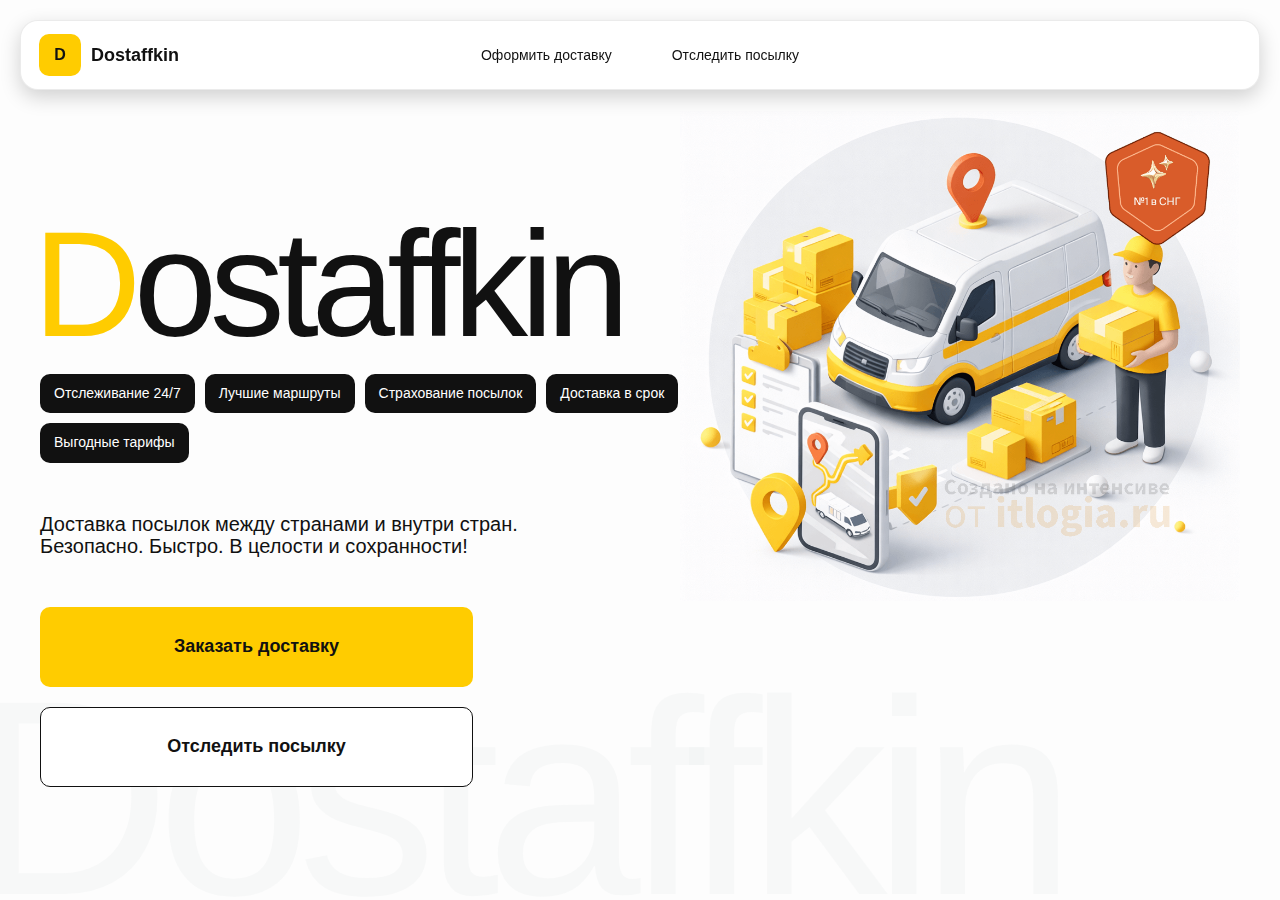
<file: index.html>
<!doctype html>
<html lang="en">
  <head>
    <meta charset="UTF-8" />
    <meta
      name="viewport"
      content="width=device-width, initial-scale=1.0 max-scale=1.0"
      user-scalable="no"
    />
    <title>
      Dostaffkin — Доставка посылок между странами и внутри стран. Безопасно.
      Быстро. В целости и сохранности!
    </title>
    <link rel="stylesheet" href="css/base.css" />
    <link rel="stylesheet" href="css/base_adaptive.css" />
    <link rel="stylesheet" href="css/index.css" />
    <link rel="stylesheet" href="css/index_adaptive.css" />
  </head>
  <body>
    <div class="container">
      <header class="header">
        <a class="header-brand" href="#">
          <div class="header-logo">D</div>
          <div class="header-title">Dostaffkin</div>
        </a>
        <nav class="header-menu">
          <a class="header-link" href="order.html">Оформить <span>доставку</span></a>
          <a class="header-link" href="track.html">Отследить <span>посылку</span></a>
        </nav>
      </header>
      <main class="main">
        <section class="main-info">
          <div class="main-title"><span>D</span>ostaffkin</div>
          <div class="main-features">
            <div class="main-feature">Отслеживание 24/7</div>
            <div class="main-feature">Лучшие маршруты</div>
            <div class="main-feature">Страхование посылок</div>
            <div class="main-feature">Доставка в срок</div>
            <div class="main-feature">Выгодные тарифы</div>
          </div>
          <div class="main-description">
            Доставка посылок между странами и внутри стран. Безопасно. Быстро. В
            целости и сохранности!
          </div>
          <div class="main-actions">
            <a class="button" type="button" href="./order.html"
              >Заказать доставку</a
            >
            <a class="button button-white" type="button" href="./track.html"
              >Отследить посылку</a
            >
          </div>
          <div class="main-title-ghost">Dostaffkin</div>
        </section>
        <section class="main-image">
          <img src="img/main-image.png" alt="Main image" />
        </section>
      </main>
    </div>
  </body>
</html>
</file>
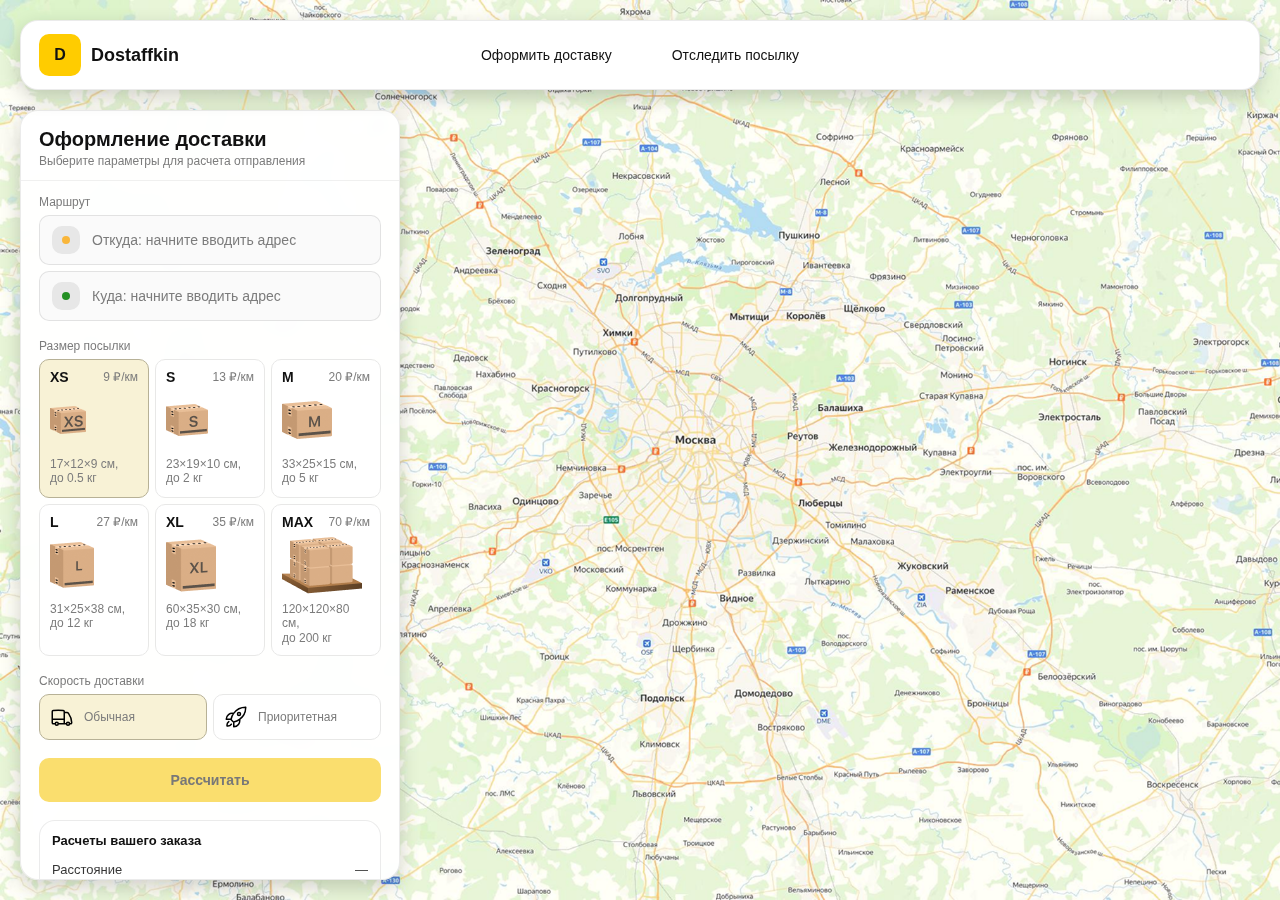
<file: order.html>
<!doctype html>
<html lang="ru">
  <head>
    <meta charset="utf-8" />
    <meta
      name="viewport"
      content="width=device-width,initial-scale=1,maximum-scale=1,user-scalable=0"
    />
    <title>Оформление доставки</title>

    <link rel="stylesheet" href="css/base.css" />
    <link rel="stylesheet" href="css/base_adaptive.css" />

    <link rel="stylesheet" href="css/order.css" />
    <link rel="stylesheet" href="css/order_adaptive.css" />
  </head>
  <body>
    <div id="map"></div>
    <header class="header">
      <a class="header-brand" href="index.html">
        <div class="header-logo">D</div>
        <div class="header-title">Dostaffkin</div>
      </a>
      <nav class="header-menu">
        <a class="header-link" href="#">Оформить <span>доставку</span></a>
        <a class="header-link" href="track.html"
          >Отследить <span>посылку</span></a
        >
      </nav>
    </header>

    <aside class="main" id="sidebar">
      <div class="main-header">
        <div class="main-title">Оформление доставки</div>
        <div class="main-text">Выберите параметры для расчета отправления</div>
      </div>

      <!-- Блок данных маршрута -->
      <div class="main-content">
        <div class="main-route">
          <div class="main-block-title">Маршрут</div>
          <div class="main-fields">
            <div class="main-field" id="fromField">
              <div class="main-pin"></div>
              <input
                id="from"
                placeholder="Откуда: начните вводить адрес"
                autocomplete="off"
              />
              <div
                class="main-ac"
                id="fromAc"
                role="listbox"
                aria-label="Подсказки адресов"
              ></div>
            </div>

            <div class="main-field" id="toField">
              <div class="main-pin"></div>
              <input
                id="to"
                placeholder="Куда: начните вводить адрес"
                autocomplete="off"
              />
              <div
                class="main-ac"
                id="toAc"
                role="listbox"
                aria-label="Подсказки адресов"
              ></div>
            </div>
          </div>
        </div>

        <!--  Блок с опциями доставки -->
        <div class="main-package">
          <div class="main-block-title">Размер посылки</div>

          <div class="main-sizes">
            <div class="main-size-card is-active" data-value="xs">
              <div class="main-size-top">
                <div class="main-size-label">XS</div>
                <div class="main-size-rate">9 ₽/км</div>
              </div>
              <div class="main-size-media">
                <img src="img/sizes/xs.png" alt="Короб XS" />
              </div>
              <div class="main-size-description">
                17×12×9 см,<br />до 0.5 кг
              </div>
            </div>

            <div class="main-size-card" data-value="s">
              <div class="main-size-top">
                <div class="main-size-label">S</div>
                <div class="main-size-rate">13 ₽/км</div>
              </div>
              <div class="main-size-media">
                <img src="img/sizes/s.png" alt="Короб S" />
              </div>
              <div class="main-size-description">23×19×10 см,<br />до 2 кг</div>
            </div>

            <div class="main-size-card" data-value="m">
              <div class="main-size-top">
                <div class="main-size-label">M</div>
                <div class="main-size-rate">20 ₽/км</div>
              </div>
              <div class="main-size-media">
                <img src="img/sizes/m.png" alt="Короб M" />
              </div>
              <div class="main-size-description">33×25×15 см,<br />до 5 кг</div>
            </div>

            <div class="main-size-card" data-value="l">
              <div class="main-size-top">
                <div class="main-size-label">L</div>
                <div class="main-size-rate">27 ₽/км</div>
              </div>
              <div class="main-size-media">
                <img src="img/sizes/l.png" alt="Короб L" />
              </div>
              <div class="main-size-description">
                31×25×38 см,<br />до 12 кг
              </div>
            </div>

            <div class="main-size-card" data-value="xl">
              <div class="main-size-top">
                <div class="main-size-label">XL</div>
                <div class="main-size-rate">35 ₽/км</div>
              </div>
              <div class="main-size-media">
                <img src="img/sizes/xl.png" alt="Короб XL" />
              </div>
              <div class="main-size-description">
                60×35×30 см,<br />до 18 кг
              </div>
            </div>

            <div class="main-size-card" data-value="max">
              <div class="main-size-top">
                <div class="main-size-label">MAX</div>
                <div class="main-size-rate">70 ₽/км</div>
              </div>
              <div class="main-size-media main-size-media-palleta">
                <img src="img/sizes/max.png" alt="Паллета" />
              </div>
              <div class="main-size-description">
                120×120×80 см,<br />до 200 кг
              </div>
            </div>
          </div>
        </div>
        <!--опция скорости доставки-->
        <div class="main-speed">
          <div class="main-block-title">Скорость доставки</div>

          <div class="main-speeds">
            <div class="main-speed-card is-active" data-value="regular">
              <img
                class="main-speed-media"
                src="img/icons/regular.svg"
                alt="Regular"
              />
              <div class="main-speed-description">Обычная</div>
            </div>
            <div class="main-speed-card" data-value="fast">
              <img
                class="main-speed-media"
                src="img/icons/fast.svg"
                alt="Fast"
              />
              <div class="main-speed-description">Приоритетная</div>
            </div>
          </div>
        </div>
        <!-- Кнопка расчета -->
        <div class="main-calculate-block">
          <button
            id="calc"
            class="button calculate-button"
            type="button"
            disabled
          >
            Рассчитать
          </button>
        </div>
        <!-- Блок вывода расчетов-->
        <div class="main-result" id="result">
          <div class="main-result-title">Расчеты вашего заказа</div>
          <div class="main-result-lines">
            <div class="main-result-line">
              <span>Расстояние</span><span id="distanceValue">—</span>
            </div>
            <div class="main-result-line">
              <span>Доставим через</span><span id="durationValue">—</span>
            </div>
            <div class="main-result-line">
              <span>Тариф</span><span id="rateValue">—</span>
            </div>
          </div>
          <div class="main-price">
            <div class="main-price-label">Итого</div>
            <div class="main-price-value" id="totalValue">—</div>
          </div>
        </div>
        <!--Форма отправки заявки-->
        <div class="main-order-box">
          <div class="main-order-form" id="orderForm">
            <div class="main-order-title">Оформление доставки</div>
            <div class="main-block-info-row">
              <div class="main-block-title">Контакты</div>
              <div class="order-fields">
                <div class="main-field">
                  <input
                    id="customerName"
                    placeholder="Ваше имя"
                    autocomplete="off"
                  />
                </div>
                <div class="main-field">
                  <input
                    id="customerPhone"
                    placeholder="Ваш телефон"
                    autocomplete="off"
                    inputmode="tel"
                  />
                </div>
              </div>
            </div>
            <div class="main-block-info-row extra-info">
              <div class="main-block-title">Дополнительная информация</div>
              <div class="main-field textarea">
                <textarea
                  id="comment"
                  placeholder="Детали доставки и комментарии"
                ></textarea>
              </div>
            </div>
            <button
              id="submit"
              class="button main-submit-request"
              type="button"
              disabled
            >
              Отправить заявку
            </button>
          </div>

          <div class="main-order-success" id="orderSuccess">
            <div class="main-success-icon">✓</div>
            <div class="main-success-title">Заявка отправлена!</div>
            <div class="main-success-title">
              Номер отправления – <span id="orderId"></span>
            </div>
            <div class="main-success-subtitle">Мы скоро свяжемся с вами</div>
          </div>
        </div>
      </div>
    </aside>
  </body>
</html>
</file>
<file: css/base.css>
*, *::after, *::before { 
    box-sizing: border-box;
}
@font-face {
    font-family: 'Roboto-Regular';
    src: url('../fonts/Roboto-Regular.ttf');
    font-weight: normal;
    font-style: normal;
}
@font-face {
    font-family: 'Roboto-Bold';
    src: url('../fonts/Roboto-Bold.ttf');
    font-style: normal;
    font-weight: bold;
}
@font-face {
    font-family: 'Roboto-Medium';
    src: url('../fonts/Roboto-Medium.ttf');
    font-weight: 500;
}
:root  { 
    --primary-color: #00f000;
    --secondary-color: #fffeff;
    --tertiary-color: #000000;
}

html, body {
    margin: 0;
    color: #111111;
    font-family: "Roboto", sans-serif;
}

body {
    background: #FDFDFD;
}
.container { 
    overflow: hidden;
    min-height: 100vh;
}
.header {
    border-radius: 18px;
    box-shadow: 0 7px 20px 0 #0000002E;
    backdrop-filter: blur(10px);
    background: #ffffff;
    left: 20px;
    border: 1px solid rgba(0, 0, 0, 0.08);
    position: fixed;
    right: 20px;
    top: 20px;
    padding: 14px 18px;
    height: 70px;
    display: flex;
    align-items: center;
    z-index: 6;
}
.header-brand {
    display: flex;
    align-items: center;
    text-decoration: none;
    gap: 10px;
}

.header-logo {
    width: 42px;
    height: 42px;
    border-radius: 10px;
    background: #FFCC00;
    display: grid;
    place-items: center;
    font-weight: bold;
    color: #111;
}

.header-title {
    font-size: 18px;
    font-weight: bold;
    color: #111111;
    text-decoration: none;
}
.header-menu {
    display: flex;
    align-items: center;
    gap: 60px;
    margin: 0;
    position: absolute;
    left: 50%;
    transform: translateX(-50%);
}

.header-link {
    font-size: 14px;
    color: #111111;
    text-decoration: none;
}

/*  общие стили для второй страницы приложения*/

.main-field {
    display: flex;
    align-items: center;
    margin-top: 6px;
    gap: 10px;
    border: 1px solid #1111111A;
    background: #FAFAFA;
    border-radius: 10px;
    padding: 10px 12px;
    position: relative;
    box-sizing: border-box;
    height: 50px;
}

.main-field.textarea {
    height: auto;
}

.main-pin {
    width: 28px;
    height: 28px;
    border-radius: 10px;
    background: rgba(17, 17, 17, 0.08);
    display: grid;
    place-items: center;
    flex: 0 0 auto;
    position: relative;
}

.main-pin::before {
    content: "";
    width: 8px;
    height: 8px;
    border-radius: 999px;
    background: orange;
    opacity: .75;
    display: block;
}

.main-field:last-child .main-pin::before {
    background: green;
    opacity: .85;
}

input, textarea {
    width: 100%;
    border: 0;
    outline: none;
    background: transparent;
    font-size: 14px;
    color: #111111;
    font-family: inherit;
}

textarea {
    resize: vertical;
    min-height: 72px;
    padding: 2px 0;
}

input::placeholder, textarea::placeholder {
    color: #7C7C7C;
}

.main-field:focus-within {
    border-color: rgba(0, 0, 0, 0.20);
    box-shadow: 0 0 0 4px rgba(255, 204, 0, 0.35);
    background: rgba(255, 255, 255, 0.75);
}

.button {
    border: 0;
    outline: none;
    height: 44px;
    border-radius: 10px;
    font-size: 14px;
    font-weight: bold;
    cursor: pointer;
    font-family: inherit;
    transition: transform .08s ease, opacity .12s ease;
    background: #ffcc00;
    color: #111111;
    text-align: center;
    text-decoration: none;
}

.button:hover {
    background-color: #E5BC19;
}

.button:disabled {
    cursor: not-allowed;
    background-color: #FADE6E;
    color: #787878;
    transform: none;
}

.button.button-white {
    background: #ffffff;
    border: 1px solid #111111;
}

.button.button-white:hover {
    background: rgb(241 241 241);
}

/* Блок с опциями доставки */

.main-sizes {
    display: grid;
    gap: 6px;
    grid-template-columns: repeat(3, 1fr);
}

.main-size-card {
    border: 1px solid #E8E8E7;
    background: #FFFFFF;
    border-radius: 10px;
    padding: 10px;
    cursor: pointer;
    user-select: none;
    transition: transform .08s ease, border-color .12s ease, background .12s ease;
    min-height: 139px;
}

.main-size-card:hover {
    transform: translateY(-1px);
}

.main-size-card.is-active {
    background-color: #F8F2D6;
    border-color: #B7B196;
}

.main-size-top {
    display: flex;
    align-items: center;
    justify-content: space-between;
}

.main-size-label {
    font-weight: bold;
    font-size: 14px;
    color: #111111;
    line-height: 100%;
}

.main-size-rate {
    font-size: 12px;
    color: #7C7C7C;
    line-height: 100%;
}

.main-size-media {
    margin-top: 8px;
    height: 57px;
}

.main-size-description {
    margin-top: 8px;
    font-size: 12px;
    color: #7C7C7C;
    line-height: 1.2;
}
.calculate-button {
    width: 100%;
}
</file>
<file: css/base_adaptive.css>
@media (max-width: 767px) {
    .header {
        left: 10px;
        right: 10px;
        top: 10px;
    }

    .header-link span {
        display: none;
    }

    .header-menu {
        gap: 20px;
        justify-content: flex-start;
        margin: 0 0 0 30px;
        position: static;
        transform: none;
    }
}

@media (max-width: 420px) {
    .header-title {
        display: none;
    }
}

@media (max-width: 374px) {
    .header-menu {
        gap: 10px;
        margin: 0 0 0 10px;
    }
}
</file>
<file: css/index.css>
.main {
    padding: 111px 40px 40px;
    position: relative;
    display: flex;
}
.main-info {
    max-width: 840px;
    width: 100%;
    position: relative;
}
.main-title {
    margin-top: 98px;
    font-weight: 500;
    font-size: 200px;
    line-height: 1;
    letter-spacing: -0.05em;
    color: #111111;
    left: -15px;
    position: relative;
}

.main-title span {
    color: #ffcc00;
}
.main-features {
    margin-top: 15px;
    display: flex;
    flex-wrap: wrap;
    gap: 10px;
}

.main-feature {
    background: #111111;
    color: #ffffff;
    padding: 12px 14px;
    font-weight: 500;
    font-size: 14px;
    line-height: 1.1;
    border-radius: 10px;
}
.main-description {
    margin-top: 50px;
    max-width: 500px;
    font-size: 20px;
    line-height: 1.1;
    color: #111111;
}
.main-actions {
    margin-top: 50px;
    display: flex;
    flex-direction: column;
    gap: 20px;
}

.main-actions .button {
    height: 80px;
    width: 433px;
    font-size: 18px;
    font-weight: bold;
    place-items: center;
    display: grid;
}

.main-title-ghost {
    position: absolute;
    z-index: -1;
    left: -70px;
    bottom: -150px;
    font-weight: 500;
    font-size: 278px;
    line-height: 1;
    letter-spacing: -0.05em;
    color: #ECEDF04D;
}
.main-image {
    width: 1024px;
    top: 100px;
    z-index: -2;
}

.main-image img {
    width: 100%;
    max-width: 1024px;
    height: auto;
    display: block;
}
</file>
<file: css/index_adaptive.css>
@media (max-width: 1760px) {
    .main-title {
        font-size: 150px;
        left: -7px;
    }

    .main-info {
        max-width: 640px;
    }
}

@media (max-width: 1200px) {
    .main-info {
        max-width: 540px;
    }

    .main {
        padding: 111px 20px 20px;
    }

    .main-title {
        font-size: 120px;
        left: -4px;
    }

    .main-title-ghost {
        font-size: 220px;
    }
}

@media (max-width: 1024px) {
    .main-title {
        margin-top: 30px;
    }

    .main {
        flex-direction: column-reverse;
    }

    .main-image {
        max-width: 350px;
        position: absolute;
        left: 370px;
        top: 370px;
    }

    .main-info {
        max-width: 100%;
    }

    .main-actions {
        gap: 10px;
    }

    .main-actions .button {
        height: 50px;
        font-size: 14px;
        width: auto;
        max-width: 300px;
    }

    .main-description {
        max-width: 350px;
    }
}

@media (max-width: 570px) {
    .main-title {
        font-size: 88px;
    }

    .main-description {
        max-width: 100%
    }

    .main-actions {
       width: 100%;
    }

    .main-actions .button {
        width: 100%;
        max-width: 100%
    }

    .main-image {
        max-width: 650px;
        position: absolute;
        left: 170px;
        top: 70px;
        opacity: 0.2;
    }
}

@media (max-width: 400px) {
    .main-title {
        font-size: 70px;
    }
}
</file>
<file: css/order.css>
#map {
    background-image: url("../img/order-bg.png");
    background-size: cover;
    position: fixed;
    inset: 0;
}
.main {
    border-radius: 18px;
    box-shadow: 0 7px 20px 0 #0000002E;
    backdrop-filter: blur(10px);
    background: rgba(255, 255, 255, 0.96);
    left: 20px;
    border: 1px solid rgba(0, 0, 0, 0.08);
    position: fixed;
    top: 110px;
    bottom: 20px;
    width: 380px;
    display: flex;
    flex-direction: column;
    overflow: hidden;
    z-index: 5;
}
.main-header {
    padding: 18px 18px 12px 18px;
    border-bottom: 1px solid rgba(0, 0, 0, 0.06);
    display: flex;
    flex-direction: column;
}

.main-title {
    font-size: 20px;
    line-height: 100%;
    font-weight: bold;
}

.main-text {
    font-size: 12px;
    margin-top: 5px;
    color: #7C7C7C;
}

.main-content {
    padding: 14px 18px 18px 18px;
    overflow: auto;
    scrollbar-width: none;
    display: flex;
    flex-direction: column;
    gap: 18px;
    flex: 1;
}
.main-block-title {
    font-size: 12px;
    color: #7C7C7C;
}

.main-route .main-block-title,
.main-package .main-block-title {
    margin-bottom: 6px;
}

/* опция скорости доставки */

.main-speed .main-block-title {
    margin-bottom: 6px;
}

.main-speeds {
    display: grid;
    gap: 6px;
    grid-template-columns: repeat(2, 1fr);
}

.main-speed-card {
    border: 1px solid #E8E8E7;
    background: #FFFFFF;
    border-radius: 10px;
    padding: 10px;
    cursor: pointer;
    user-select: none;
    transition: transform .08s ease, border-color .12s ease, background .12s ease;
    display: flex;
    align-items: center;
    gap: 10px;
}

.main-speed-card:hover {
    transform: translateY(-1px);
}

.main-speed-card.is-active {
    background-color: #F8F2D6;
    border-color: #B7B196;
}

.main-speed-description {
    font-size: 12px;
    color: #7C7C7C;
    line-height: 1.2;
}

/*  Блок с кнопкой "Рассчитать" */

.main-result {
    border: 1px solid rgba(0, 0, 0, 0.08);
    background: rgba(255, 255, 255, 0.75);
    border-radius: 16px;
    padding: 12px;
    line-height: 1.25;
}

.main-result-title {
    font-weight: bold;
    font-size: 13px;
    color: #111111;
    margin-bottom: 13px;
}

.main-result-lines {
    gap: 8px;
    display: flex;
    flex-direction: column;
}

.main-result-line {
    font-size: 13px;
    color: rgba(17, 17, 17, 0.85);
    display: flex;
    justify-content: space-between;
}

.main-price {
    margin-top: 18px;
    padding-top: 10px;
    border-top: 1px dashed rgba(0, 0, 0, 0.12);
    display: flex;
    align-items: baseline;
    justify-content: space-between;
}

.main-price-label {
    font-size: 12px;
    color: rgba(17, 17, 17, 0.55);
}

.main-price-value {
    font-size: 20px;
    font-weight: bold;
    color: #111111;
    letter-spacing: -0.3px;
}

/*Форма отправки заявки */

.main-order-box {
    background: #ffffff;
    border: 1px solid #E8E8E7;
    border-radius: 10px;
    padding: 12px;
}

.main-order-title {
    margin-bottom: 8px;
    font-weight: bold;
    font-size: 14px;
    color: #111111;
}

.main-block-info {
    display: flex;
    flex-direction: column;
    gap: 6px;
}

.order-fields {
    display: grid;
    grid-template-columns: 1fr 1fr;
    column-gap: 10px;
    margin-top: 6px;
}

.main-block-info-row.extra-info {
    display: block;
    margin-top: 13px;
}

.main-submit-request {
    width: 100%;
    margin-top: 6px;
}

.main-order-success {
    display: none;
    text-align: center;
    padding: 22px 12px;
    gap: 12px;
}

.main-order-succes.is-visible {
    display: flex;
    flex-direction: column;
    align-items: center;
}

.main-success-icon {
    width: 56px;
    height: 56px;
    border-radius: 50%;
    background: #16a34a;
    color: #ffffff;
    display: grid;
    place-items: center;
    font-size: 30px;
}

.main-success-title {
    font-size: 14px;
    font-weight: bold;
    color: #111111;
}

.main-success-subtitle {
    font-size: 12px;
    color: rgba(17, 17, 17, 0.55);
    line-height: 1.3;
}
</file>
<file: css/order_adaptive.css>
@media (max-width: 767px) {
    .main {
        left: 10px;
        right: 10px;
        top: 50%;
        bottom: 12px;
        width: auto;
        max-width: none;
    }
}

@media (max-width: 420px) {
    .main-sizes {
        grid-template-columns: repeat(2, 1fr);
    }
}
</file>
